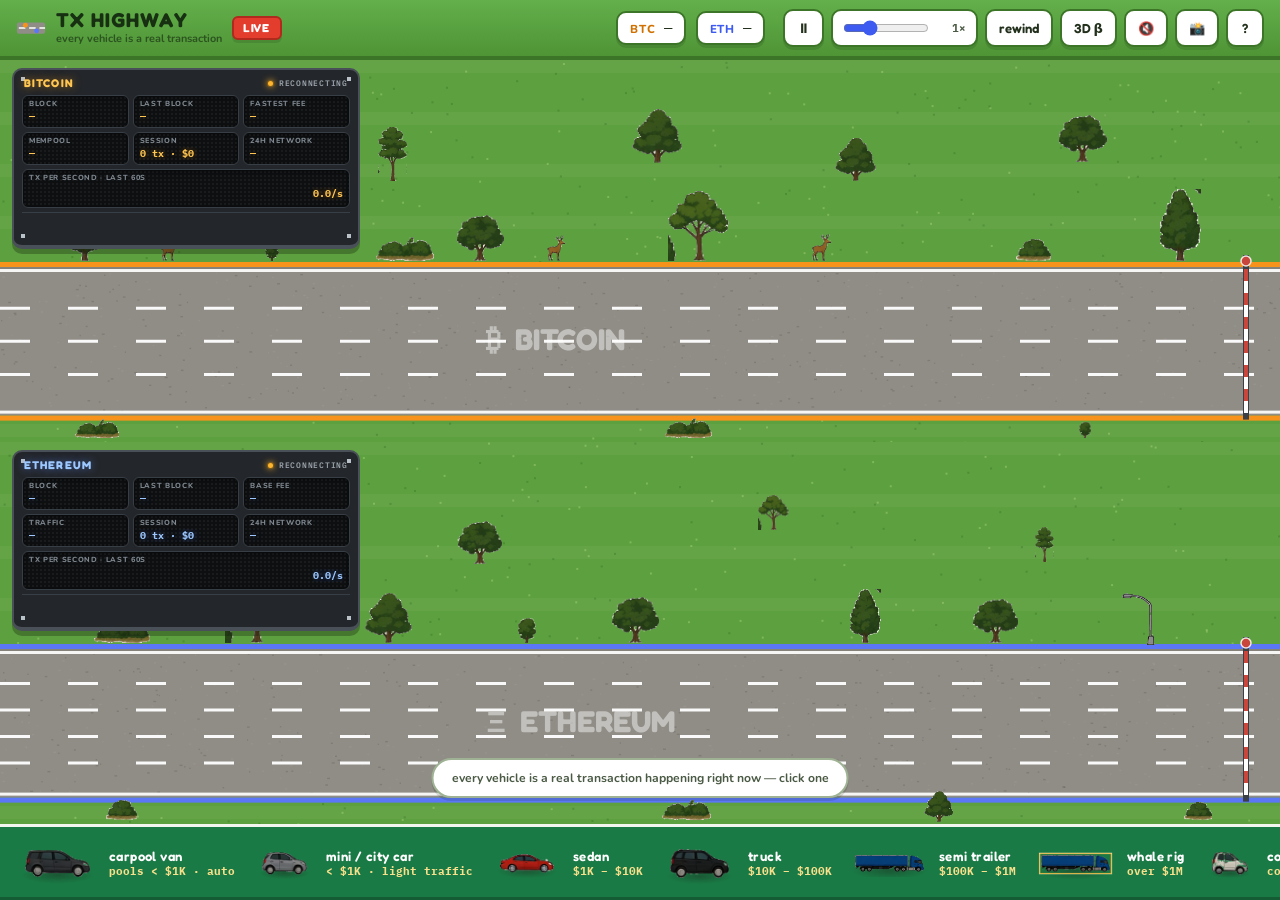
<file: index.html>
<!doctype html>
<html lang="en">
<head>
  <meta charset="utf-8" />
  <meta name="viewport" content="width=device-width, initial-scale=1" />
  <title>TX Highway — live Bitcoin &amp; Ethereum traffic</title>
  <meta name="description" content="Every vehicle is a real transaction happening right now. A live visualization of the Bitcoin mempool and Ethereum pending pool as two cartoon highways." />
  <meta property="og:title" content="TX Highway" />
  <meta property="og:description" content="Live Bitcoin & Ethereum transactions as cartoon highway traffic. Real mempool data, no simulation." />
  <meta property="og:type" content="website" />
  <meta property="og:image" content="https://txhighway.onrender.com/assets/og.png" />
  <meta name="twitter:card" content="summary_large_image" />
  <link rel="icon" href="data:image/svg+xml,%3Csvg xmlns='http://www.w3.org/2000/svg' viewBox='0 0 32 32'%3E%3Crect width='32' height='32' rx='7' fill='%234f9435'/%3E%3Crect x='2' y='11' width='28' height='10' fill='%23908d86'/%3E%3Crect x='4' y='15.4' width='6' height='1.4' fill='%23fff'/%3E%3Crect x='14' y='15.4' width='6' height='1.4' fill='%23fff'/%3E%3Crect x='24' y='15.4' width='6' height='1.4' fill='%23fff'/%3E%3Ccircle cx='11' cy='13.6' r='2.2' fill='%23f7931a'/%3E%3Ccircle cx='21' cy='18.6' r='2.2' fill='%235b76f7'/%3E%3C/svg%3E" />
  <link rel="preconnect" href="https://fonts.googleapis.com" />
  <link rel="preconnect" href="https://fonts.gstatic.com" crossorigin />
  <link href="https://fonts.googleapis.com/css2?family=Fredoka:wght@500;600;700&family=Nunito:wght@600;700;800&family=IBM+Plex+Mono:wght@400;600&display=swap" rel="stylesheet" />
  <link rel="stylesheet" href="assets/css/style.css" />
</head>
<body>

  <header class="hud" id="hud">
    <div class="brand">
      <svg class="brand-mark" viewBox="0 0 32 32" aria-hidden="true">
        <rect x="1" y="10" width="30" height="12" rx="2" fill="#908d86"/>
        <rect x="3" y="15.2" width="7" height="1.6" fill="#fff"/>
        <rect x="14" y="15.2" width="7" height="1.6" fill="#fff"/>
        <rect x="25" y="15.2" width="6" height="1.6" fill="#fff"/>
        <circle cx="10" cy="13" r="2.6" fill="#f7931a"/>
        <circle cx="22" cy="19" r="2.6" fill="#5b76f7"/>
      </svg>
      <div class="brand-text">
        <h1>TX HIGHWAY</h1>
        <span class="brand-sub">every vehicle is a real transaction</span>
      </div>
      <span class="brand-short">TXH</span>
      <span class="live-tag" id="live-tag">LIVE</span>
    </div>

    <div class="prices">
      <div class="price-tile">
        <span class="price-sym btc-ink">BTC</span>
        <span class="price-val mono" id="price-btc-val">—</span>
      </div>
      <div class="price-tile">
        <span class="price-sym eth-ink">ETH</span>
        <span class="price-val mono" id="price-eth-val">—</span>
      </div>
    </div>

    <div class="controls">
      <button id="btn-pause" class="ctl" aria-label="pause">⏸</button>
      <div class="speed-wrap" title="playback speed">
        <input type="range" id="speed-slider" min="0.25" max="3" step="0.25" value="1" aria-label="playback speed" />
        <span id="speed-val" class="mono">1×</span>
      </div>
      <button id="btn-rewind" class="ctl ctl-wide" aria-label="rewind to a past moment">rewind</button>
      <a class="ctl ctl-wide ctl-link" href="3d.html" aria-label="try the 3D beta">3D β</a>
      <button id="btn-sound" class="ctl" aria-label="toggle sound">🔇</button>
      <button id="btn-share" class="ctl" aria-label="share a snapshot">📸</button>
      <button id="btn-about" class="ctl" aria-label="about">?</button>
    </div>
  </header>

  <main class="stage" id="stage">
    <canvas id="road" aria-label="live transaction highway: two roads of vehicles, one per chain"></canvas>

    <section class="shoulder shoulder-btc" aria-label="Bitcoin stats">
      <div class="chain-line">
        <h2 class="btc-ink">BITCOIN</h2>
        <span class="status-wrap"><span id="btc-status" class="status-dot"></span><span id="btc-status-text" class="status-text">CONNECTING</span></span>
      </div>
      <div class="tiles">
        <div class="tile"><span class="tile-k">block</span><span class="tile-v mono" id="btc-height">—</span></div>
        <div class="tile tile-last"><span class="tile-k">last block</span><span class="tile-v mono" id="btc-last">—</span></div>
        <div class="tile"><span class="tile-k">fastest fee</span><span class="tile-v mono" id="btc-fee">—</span></div>
        <div class="tile"><span class="tile-k">mempool</span><span class="tile-v mono" id="btc-load">—</span></div>
        <div class="tile tile-session"><span class="tile-k">session</span><span class="tile-v mono"><span id="btc-txs">0</span> tx · <span id="btc-vol">$0</span></span></div>
        <div class="tile"><span class="tile-k">24h network</span><span class="tile-v mono" id="btc-daily">—</span></div>
        <div class="tile tile-wide"><span class="tile-k">tx per second · last 60s</span>
          <div class="spark-row"><canvas id="btc-spark" height="26" aria-hidden="true"></canvas><span class="tile-v mono" id="btc-rate">—</span></div>
        </div>
      </div>
      <div class="board-ticker"><span class="ticker-text" id="btc-ticker">TX HIGHWAY — EVERY VEHICLE IS REAL</span></div>
    </section>

    <section class="shoulder shoulder-eth" aria-label="Ethereum stats">
      <div class="chain-line">
        <h2 class="eth-ink">ETHEREUM</h2>
        <span class="status-wrap"><span id="eth-status" class="status-dot"></span><span id="eth-status-text" class="status-text">CONNECTING</span></span>
      </div>
      <div class="tiles">
        <div class="tile"><span class="tile-k">block</span><span class="tile-v mono" id="eth-height">—</span></div>
        <div class="tile tile-last"><span class="tile-k">last block</span><span class="tile-v mono" id="eth-last">—</span></div>
        <div class="tile"><span class="tile-k">base fee</span><span class="tile-v mono" id="eth-fee">—</span></div>
        <div class="tile"><span class="tile-k">traffic</span><span class="tile-v mono" id="eth-load">—</span></div>
        <div class="tile tile-session"><span class="tile-k">session</span><span class="tile-v mono"><span id="eth-txs">0</span> tx · <span id="eth-vol">$0</span></span></div>
        <div class="tile"><span class="tile-k">24h network</span><span class="tile-v mono" id="eth-daily">—</span></div>
        <div class="tile tile-wide"><span class="tile-k">tx per second · last 60s</span>
          <div class="spark-row"><canvas id="eth-spark" height="26" aria-hidden="true"></canvas><span class="tile-v mono" id="eth-rate">—</span></div>
        </div>
      </div>
      <div class="board-ticker"><span class="ticker-text" id="eth-ticker">TX HIGHWAY — EVERY VEHICLE IS REAL</span></div>
    </section>

    <div class="chips chips-btc" id="chips-btc" aria-live="polite"></div>
    <div class="chips chips-eth" id="chips-eth" aria-live="polite"></div>

    <div id="tx-card" class="tx-card" hidden></div>

    <aside id="about-modal" class="panel about-panel" hidden>
      <button class="card-x" id="about-close" aria-label="close">×</button>
      <h3>about tx highway</h3>
      <p>Both roads show <strong>real transactions, live</strong> — nothing is simulated
      or replayed. Bitcoin vehicles enter the moment a transaction hits the public
      mempool; Ethereum vehicles enter as pending transactions are picked up from the
      network, enriched with their true value and gas price. When a block is mined, the
      gate at the end of the road flashes.</p>
      <p>To keep the road readable at 30+ tx/s, small transactions <strong>carpool</strong>:
      one van with a ×12 badge is twelve real transactions. The pooling threshold starts
      at $1K and <strong>rises automatically in heavy traffic</strong> ($10K, then $100K),
      easing back when the road clears — the rate board below always shows the live tier.
      The "tx per second" sparkline in each panel shows the true arrival rate.</p>
      <p><strong>Lanes are the fee market</strong>: overpaying transactions take the top
      express lanes and drive faster, low-fee ones crawl along the bottom, everyone
      else fills the middle.</p>
      <p class="panel-note">bigger vehicle = more value — the rate board under the highway is
      the scale. the golden ring marks a $1M+ whale rig, overpaying transactions drive
      faster, the orange-striped road carries Bitcoin, blue carries Ethereum.</p>
      <p>The LED ticker on each gantry rotates through fee trend vs an hour ago,
      congestion, and the network's 24h transaction total — and on Ethereum, how fast
      the <strong>Base L2 side road</strong> is moving compared to the L1 highway
      (L2 transactions are counted, not drawn, so the road stays honest to L1).
      A $1M+ whale entering flashes the board.</p>
      <h4>data sources (all free &amp; keyless)</h4>
      <ul>
        <li>blockchain.com WebSocket — live unconfirmed BTC transactions</li>
        <li>mempool.space WebSocket — BTC blocks, mempool, fees</li>
        <li>PublicNode / dRPC WebSocket — ETH pending txs &amp; new heads</li>
        <li>Base via PublicNode WebSocket — L2 side-road throughput</li>
        <li>blockchain.com charts — 24h BTC tx total (ETH total is estimated from sampled blocks)</li>
        <li>Coinbase spot API — USD prices</li>
      </ul>
      <p class="panel-note">connections drop &amp; reconnect automatically. shortcuts:
      <span class="mono">space</span> pause · <span class="mono">esc</span> close</p>
    </aside>

    <div id="replay-banner" class="replay-banner" hidden></div>

    <aside id="rewind-panel" class="panel rewind-panel" hidden>
      <h3>rewind</h3>
      <p>replay the actual blocks mined at a past moment — real transactions,
      vehicles sized at that day&rsquo;s prices.</p>
      <input type="datetime-local" id="rewind-input" class="rewind-input" aria-label="date and time to replay" />
      <button id="rewind-go" class="rewind-go">replay that moment</button>
    </aside>

    <div id="hint-toast" class="hint-toast" hidden>
      every vehicle is a real transaction happening right now — click one
    </div>

    <noscript>
      <div class="noscript-msg">
        TX Highway needs JavaScript — it renders live blockchain traffic over WebSockets.
      </div>
    </noscript>
  </main>

  <footer class="legend-bar" aria-label="vehicle classes by USD value moved">
    <div class="legend-track" id="legend-rows"></div>
  </footer>

  <script src="assets/js/config.js"></script>
  <script src="assets/js/util.js"></script>
  <script src="assets/js/feed-prices.js"></script>
  <script src="assets/js/feed-btc.js"></script>
  <script src="assets/js/feed-eth.js"></script>
  <script src="assets/js/vehicles-classic.js"></script>
  <script src="assets/js/vehicles.js"></script>
  <script src="assets/js/highway.js"></script>
  <script src="assets/js/hud.js"></script>
  <script src="assets/js/sound.js"></script>
  <script src="assets/js/telemetry.js"></script>
  <script src="assets/js/historical.js"></script>
  <script src="assets/js/app.js"></script>
</body>
</html>
</file>
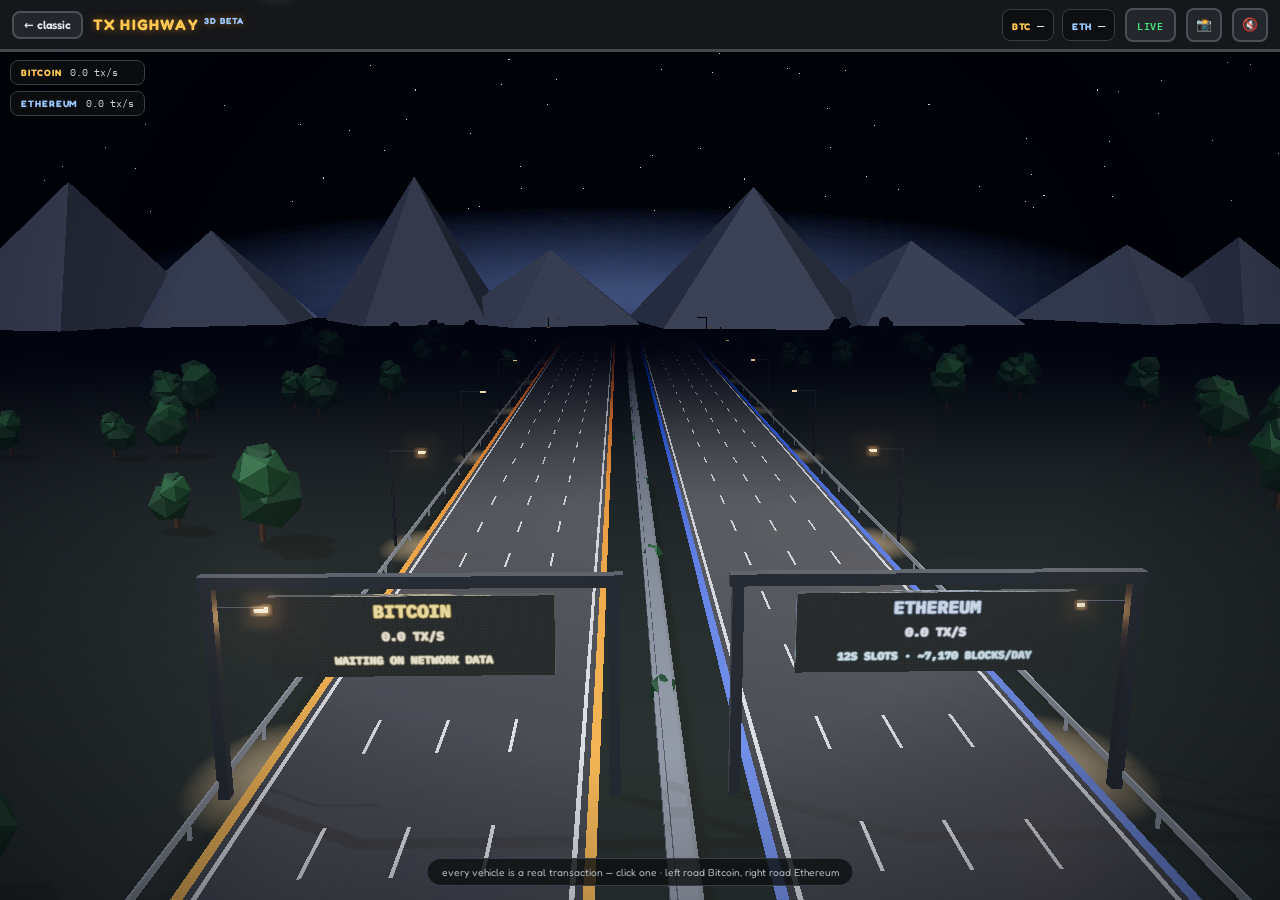
<file: 3d.html>
<!doctype html>
<html lang="en">
<head>
  <meta charset="utf-8" />
  <meta name="viewport" content="width=device-width, initial-scale=1" />
  <title>TX Highway 3D — live Bitcoin &amp; Ethereum traffic</title>
  <meta name="description" content="3D prototype: live Bitcoin & Ethereum transactions as low-poly highway traffic." />
  <link rel="icon" href="data:image/svg+xml,%3Csvg xmlns='http://www.w3.org/2000/svg' viewBox='0 0 32 32'%3E%3Crect width='32' height='32' rx='7' fill='%234f9435'/%3E%3Crect x='2' y='11' width='28' height='10' fill='%23908d86'/%3E%3Crect x='4' y='15.4' width='6' height='1.4' fill='%23fff'/%3E%3Crect x='14' y='15.4' width='6' height='1.4' fill='%23fff'/%3E%3Crect x='24' y='15.4' width='6' height='1.4' fill='%23fff'/%3E%3Ccircle cx='11' cy='13.6' r='2.2' fill='%23f7931a'/%3E%3Ccircle cx='21' cy='18.6' r='2.2' fill='%235b76f7'/%3E%3C/svg%3E" />
  <link rel="preconnect" href="https://fonts.googleapis.com" />
  <link rel="preconnect" href="https://fonts.gstatic.com" crossorigin />
  <link href="https://fonts.googleapis.com/css2?family=Fredoka:wght@500;600;700&family=IBM+Plex+Mono:wght@400;600&display=swap" rel="stylesheet" />
  <style>
    /* 3D prototype page — self-contained styles, LED-board flavor from the 2D HUD */
    * { margin: 0; padding: 0; box-sizing: border-box; }
    html, body { height: 100%; }
    body { background: #7fb8e0; overflow: hidden; font-family: "Fredoka", system-ui, sans-serif; }
    .mono { font-family: "IBM Plex Mono", ui-monospace, monospace; }
    #gl { position: fixed; inset: 0; display: block; }
    .bar {
      position: fixed; inset: 0 0 auto 0; height: 52px; z-index: 10;
      display: flex; align-items: center; gap: 10px; padding: 0 12px;
      background: rgba(24, 27, 30, .88); border-bottom: 3px solid #43484d;
      backdrop-filter: blur(4px);
    }
    .bar h1 { font-size: .95rem; letter-spacing: .08em; color: #ffc652; text-shadow: 0 0 8px rgba(255,160,20,.5); }
    .bar h1 .beta { font-size: .55rem; color: #9cc8ff; vertical-align: super; letter-spacing: .12em; }
    .back {
      color: #dfe6ec; text-decoration: none; font-size: .72rem; font-weight: 600;
      border: 2px solid #4a5057; border-radius: 8px; padding: 5px 10px; background: #23262a;
    }
    .back:hover { border-color: #6a7178; }
    .prices { margin-left: auto; display: flex; gap: 8px; }
    .pt { display: flex; gap: 6px; align-items: baseline; background: #0d0f11; border: 1.5px solid #383e45; border-radius: 8px; padding: 5px 9px; }
    .pt b { font-size: .6rem; letter-spacing: .06em; }
    .pt .v { font-size: .72rem; font-weight: 600; color: #dfe6ec; }
    .pt-btc b { color: #ffc652; } .pt-eth b { color: #9cc8ff; }
    .ctl3 { min-width: 36px; height: 34px; border: 2px solid #4a5057; border-radius: 8px; background: #23262a; color: #dfe6ec; font-size: .8rem; cursor: pointer; }
    .ctl3.mode { font-family: "IBM Plex Mono", monospace; font-size: .62rem; font-weight: 600; letter-spacing: .08em; padding: 0 10px; color: #46e07c; }
    .ctl3.mode.demo { color: #ffb52e; }
    .sim-tag {
      position: fixed; bottom: 52px; left: 50%; transform: translateX(-50%); z-index: 10;
      background: rgba(40, 28, 4, .85); border: 1.5px solid #ffb52e; color: #ffce6a;
      border-radius: 999px; padding: 5px 13px; font-size: .58rem; letter-spacing: .08em;
      font-family: "IBM Plex Mono", monospace;
    }
    .sim-tag[hidden] { display: none; }
    .chips3 { position: fixed; top: 60px; left: 10px; z-index: 10; display: flex; flex-direction: column; gap: 6px; }
    .chip3 {
      display: flex; gap: 8px; align-items: baseline; padding: 5px 10px;
      background: rgba(13, 15, 17, .82); border: 1.5px solid #383e45; border-radius: 8px;
    }
    .chip3 b { font-size: .58rem; letter-spacing: .1em; }
    .chip3 .r { font-size: .62rem; color: #cfd6dc; }
    .c-btc b { color: #ffc652; } .c-eth b { color: #9cc8ff; }
    .toast3 {
      position: fixed; top: 64px; left: 50%; transform: translateX(-50%); z-index: 20;
      background: rgba(13,15,17,.9); border: 2px solid #ffd93d; color: #ffd93d; border-radius: 10px;
      padding: 8px 16px; font-size: .8rem; letter-spacing: .08em;
      text-shadow: 0 0 10px rgba(255,200,40,.8); transition: opacity .5s;
    }
    .toast3.t-btc { border-color: #ffb52e; color: #ffce6a; text-shadow: 0 0 10px rgba(255,170,30,.8); }
    .toast3.t-eth { border-color: #7fa8ff; color: #9cc8ff; text-shadow: 0 0 10px rgba(110,150,255,.8); }
    .toast3[hidden] { display: none; }
    /* cinematic vignette over the whole scene */
    .vig {
      position: fixed; inset: 0; z-index: 4; pointer-events: none;
      background: radial-gradient(ellipse at 50% 40%, transparent 52%, rgba(2, 4, 12, .58) 100%);
    }
    .card3 {
      position: fixed; z-index: 30; width: 240px; background: rgba(18,21,24,.95);
      border: 2px solid #4a5057; border-radius: 10px; padding: 10px 12px; color: #dfe6ec;
    }
    .card3[hidden] { display: none; }
    .card3 .k { font-size: .56rem; letter-spacing: .1em; color: #8b949c; text-transform: uppercase; }
    .card3 .row { display: flex; justify-content: space-between; font-size: .68rem; padding: 2px 0; }
    .card3 a { color: #9cc8ff; font-size: .64rem; }
    .hint3 {
      position: fixed; bottom: 14px; left: 50%; transform: translateX(-50%); z-index: 10;
      background: rgba(13,15,17,.8); border: 1.5px solid #383e45; color: #aeb7bf;
      border-radius: 999px; padding: 7px 14px; font-size: .64rem; white-space: nowrap;
    }
    @media (max-width: 600px) {
      .bar h1 { font-size: .78rem; }
      .pt .v { font-size: .6rem; }
      .hint3 { font-size: .54rem; max-width: 92vw; white-space: normal; text-align: center; }
      .toast3 { top: 122px; width: max-content; max-width: 90vw; text-align: center; }
    }
  </style>
</head>
<body>
  <canvas id="gl"></canvas>
  <div class="vig" aria-hidden="true"></div>

  <header class="bar">
    <a class="back" href="index.html">← classic</a>
    <h1>TX HIGHWAY <span class="beta">3D BETA</span></h1>
    <div class="prices">
      <span class="pt pt-btc"><b>BTC</b><span class="v mono" id="p3-btc">—</span></span>
      <span class="pt pt-eth"><b>ETH</b><span class="v mono" id="p3-eth">—</span></span>
    </div>
    <button class="ctl3 mode" id="btn3-mode" aria-label="toggle live or demo data">LIVE</button>
    <button class="ctl3" id="btn3-share" aria-label="share a snapshot">📸</button>
    <button class="ctl3" id="btn3-sound" aria-label="toggle sound">🔇</button>
  </header>

  <div class="sim-tag" id="sim-tag" hidden>SIMULATED DATA — toggle LIVE for the real mempool</div>

  <div class="chips3">
    <div class="chip3 c-btc"><b>BITCOIN</b><span class="r mono" id="r3-btc">—</span></div>
    <div class="chip3 c-eth"><b>ETHEREUM</b><span class="r mono" id="r3-eth">—</span></div>
  </div>

  <div class="toast3" id="toast3" hidden></div>
  <div class="card3" id="card3" hidden></div>
  <div class="hint3">every vehicle is a real transaction — click one · left road Bitcoin, right road Ethereum</div>

  <script src="assets/js/config.js"></script>
  <script src="assets/js/util.js"></script>
  <script src="assets/js/feed-prices.js"></script>
  <script src="assets/js/feed-btc.js"></script>
  <script src="assets/js/feed-eth.js"></script>
  <script src="assets/js/vehicles.js"></script>
  <script src="assets/js/sound.js"></script>
  <script type="importmap">
    { "imports": {
      "three": "./assets/vendor/three.module.min.js",
      "three/addons/": "./assets/vendor/addons/"
    } }
  </script>
  <script type="module" src="assets/js/highway3d.js"></script>
</body>
</html>
</file>
<file: assets/css/style.css>
/* TX Highway — single stylesheet, no build step.
 * Classic cartoon daytime look: green fields, gray asphalt, flat white UI
 * cards with chunky borders. Homage to the original TX Highway. Text always
 * uses the ink tokens; chain accents mark identity and are never the only
 * identity signal.
 */

:root {
  --grass: #4f9435;
  --grass-light: #63b04c;
  --paper: #ffffff;
  --paper-2: #f4f6f1;
  --line: #ccd8c4;
  --line-strong: #9fb394;
  --ink: #22301c;
  --ink-2: #4a5a44;
  --ink-3: #7d8c74;
  --btc: #f7931a;
  --btc-ink: #cf7000;      /* readable on white */
  --eth: #5b76f7;
  --eth-ink: #3d5af1;
  --ok: #1d9e57;
  --warn: #d68000;
  --danger: #e33d2e;
  --radius: 14px;
  --hud-h: 60px;
  --legend-h: 76px;
  --led-btc: #ffc652;
  --led-eth: #9cc8ff;
  --shadow: 0 3px 0 rgba(20, 40, 15, .14);
  --font-display: "Fredoka", "Nunito", system-ui, sans-serif;
  --font-body: "Nunito", system-ui, sans-serif;
  --font-mono: "IBM Plex Mono", ui-monospace, SFMono-Regular, Menlo, monospace;
}

* { margin: 0; padding: 0; box-sizing: border-box; }

html, body { height: 100%; }

body {
  background: var(--grass);
  color: var(--ink);
  font-family: var(--font-body);
  overflow: hidden;
}

.mono { font-family: var(--font-mono); }
.dim { color: var(--ink-3); font-weight: 400; }
.btc-ink { color: var(--btc-ink); }
.eth-ink { color: var(--eth-ink); }

/* ---------- header ---------- */

.hud {
  position: fixed;
  inset: 0 0 auto 0;
  height: var(--hud-h);
  display: flex;
  align-items: center;
  gap: 18px;
  padding: 0 16px;
  background: linear-gradient(180deg, var(--grass-light), var(--grass));
  border-bottom: 4px solid #3c7527;
  z-index: 100;
}

.brand { display: flex; align-items: center; gap: 10px; min-width: 0; flex-shrink: 1; overflow: hidden; }
.brand-short {
  display: none;
  font-family: var(--font-display);
  font-weight: 700;
  font-size: 1.05rem;
  color: #173012;
  letter-spacing: .06em;
}
.brand-mark { width: 30px; height: 30px; flex: 0 0 auto; }
.brand-text h1 {
  font-family: var(--font-display);
  font-size: 1.25rem;
  letter-spacing: .05em;
  font-weight: 700;
  line-height: 1.05;
  color: #173012;
  white-space: nowrap;
}
.brand-sub {
  display: block;
  font-size: .68rem;
  font-weight: 700;
  color: #2c5420;
  white-space: nowrap;
}
.live-tag {
  font-family: var(--font-display);
  font-weight: 700;
  font-size: .72rem;
  letter-spacing: .1em;
  color: #fff;
  background: var(--danger);
  border: 2px solid #b02a1d;
  border-radius: 6px;
  padding: 3px 9px;
  box-shadow: var(--shadow);
  animation: live-pulse 2.4s ease-in-out infinite;
}
@keyframes live-pulse { 50% { opacity: .72; } }

.prices { display: flex; gap: 10px; margin-left: auto; flex-shrink: 0; }
.price-tile {
  display: flex;
  align-items: baseline;
  gap: 8px;
  background: var(--paper);
  border: 2px solid #3c7527;
  border-radius: 10px;
  padding: 6px 12px;
  box-shadow: var(--shadow);
}
.price-sym { font-size: .72rem; font-weight: 800; letter-spacing: .06em; }
.price-val { font-size: .88rem; font-weight: 700; color: var(--ink); }

.controls { display: flex; gap: 7px; flex-shrink: 0; }
.ctl {
  min-width: 38px;
  height: 38px;
  padding: 0 12px;
  border: 2px solid #3c7527;
  border-radius: 10px;
  background: var(--paper);
  color: var(--ink);
  font-family: var(--font-display);
  font-weight: 600;
  font-size: .82rem;
  cursor: pointer;
  box-shadow: var(--shadow);
  transition: transform .1s;
}
.ctl:hover { transform: translateY(-1px); }
.ctl:active { transform: translateY(1px); box-shadow: none; }
.ctl-link { display: inline-flex; align-items: center; text-decoration: none; }

.speed-wrap {
  display: flex;
  align-items: center;
  gap: 7px;
  padding: 0 10px;
  height: 38px;
  border: 2px solid #3c7527;
  border-radius: 10px;
  background: var(--paper);
  box-shadow: var(--shadow);
}
#speed-slider { width: 86px; accent-color: var(--eth-ink); cursor: pointer; }
#speed-val { font-size: .7rem; font-weight: 700; color: var(--ink-2); min-width: 30px; text-align: right; }

/* ---------- stage ---------- */

.stage { position: fixed; inset: var(--hud-h) 0 var(--legend-h) 0; }

#road { display: block; width: 100%; height: 100%; }

/* chain telemetry — styled as overhead LED message gantries, one per road:
 * dark housing, corner bolts, dot-matrix glow text. Bitcoin runs amber LEDs,
 * Ethereum runs ice-blue. Not a white card in sight. */

.shoulder {
  position: absolute;
  left: 12px;
  width: min(262px, 92vw);
  background-color: #23262a;
  background-image:
    radial-gradient(circle 2.5px at 9px 9px, #b9c1c9 97%, transparent),
    radial-gradient(circle 2.5px at calc(100% - 9px) 9px, #b9c1c9 97%, transparent),
    radial-gradient(circle 2.5px at 9px calc(100% - 9px), #b9c1c9 97%, transparent),
    radial-gradient(circle 2.5px at calc(100% - 9px) calc(100% - 9px), #b9c1c9 97%, transparent);
  border: 2.5px solid #4a5057;
  border-bottom-width: 4px;
  border-radius: 10px;
  padding: 6px 8px 7px;
  box-shadow: 0 5px 0 rgba(15, 25, 12, .3);
  z-index: 20;
  pointer-events: none;
}
.shoulder-btc { top: 10px; }
.shoulder-eth { top: calc(50% + 10px); }

/* whale moment: the whole gantry flashes gold */
@keyframes board-flash {
  0%, 100% { border-color: #4a5057; box-shadow: 0 5px 0 rgba(15, 25, 12, .3); }
  50% { border-color: #ffd93d; box-shadow: 0 5px 0 rgba(15, 25, 12, .3), 0 0 24px rgba(255, 200, 40, .75); }
}
.shoulder.whale-flash { animation: board-flash .8s ease 4; }

.chain-line { display: flex; align-items: center; gap: 8px; margin-bottom: 5px; padding: 0 2px; }
.chain-line h2 {
  font-family: var(--font-display);
  font-size: .7rem;
  letter-spacing: .1em;
  font-weight: 700;
}
.shoulder-btc h2 { color: var(--led-btc); text-shadow: 0 0 8px rgba(255, 160, 20, .55); }
.shoulder-eth h2 { color: var(--led-eth); text-shadow: 0 0 8px rgba(90, 140, 255, .6); }
.status-wrap { display: flex; align-items: center; gap: 5px; margin-left: auto; }
.status-dot { width: 7px; height: 7px; border-radius: 50%; background: #565e66; border: 1.5px solid rgba(0,0,0,.5); }
.status-dot.ok { background: #46e07c; box-shadow: 0 0 6px rgba(70, 224, 124, .8); }
.status-dot.warn { background: #ffb52e; box-shadow: 0 0 6px rgba(255, 181, 46, .8); }
.status-text { font-family: var(--font-mono); font-size: .48rem; font-weight: 600; letter-spacing: .1em; color: #9aa3ab; }

.tiles { display: grid; grid-template-columns: 1fr 1fr; gap: 4px; }
.tile {
  background-color: #0d0f11;
  background-image: radial-gradient(rgba(255, 255, 255, .05) 1px, transparent 1.4px);
  background-size: 4px 4px;
  border: 1.5px solid #383e45;
  border-radius: 6px;
  padding: 3px 6px 4px;
  min-width: 0;
  box-shadow: inset 0 1px 4px rgba(0, 0, 0, .55);
}
.tile-k {
  display: block;
  font-size: .46rem;
  font-weight: 800;
  letter-spacing: .09em;
  text-transform: uppercase;
  color: #7e878f;
  margin-bottom: 1px;
}
.tile-v {
  display: block;
  font-family: var(--font-mono);
  font-size: .6rem;
  font-weight: 700;
  white-space: nowrap;
  overflow: hidden;
  text-overflow: ellipsis;
}
.shoulder-btc .tile-v { color: var(--led-btc); text-shadow: 0 0 7px rgba(255, 160, 20, .45); }
.shoulder-eth .tile-v { color: var(--led-eth); text-shadow: 0 0 7px rgba(90, 140, 255, .5); }
.tile-v .dim { color: inherit; opacity: .6; }

/* LED news ticker along the bottom of each gantry */
.board-ticker {
  margin-top: 4px;
  padding-top: 3px;
  border-top: 1.5px solid #383e45;
  overflow: hidden;
}
.ticker-text {
  display: inline-block;
  white-space: nowrap;
  padding-left: 100%;
  font-family: var(--font-mono);
  font-size: .5rem;
  font-weight: 600;
  letter-spacing: .08em;
  animation: tk-scroll 13s linear infinite;
  will-change: transform;
}
@keyframes tk-scroll { to { transform: translateX(-100%); } }
.shoulder-btc .ticker-text { color: rgba(255, 198, 82, .85); }
.shoulder-eth .ticker-text { color: rgba(156, 200, 255, .85); }
.ticker-text.tk-alert {
  color: #ffd93d !important;
  text-shadow: 0 0 8px rgba(255, 200, 40, .8);
}

/* throughput sparkline tile spans both columns */
.tile-wide { grid-column: 1 / -1; }
.spark-row { display: flex; align-items: center; gap: 8px; }
.spark-row canvas { flex: 1; min-width: 0; height: 19px; display: block; }
.spark-row .tile-v { flex: 0 0 auto; }

/* ---------- block chips ---------- */

.chips {
  position: absolute;
  right: 14px;
  display: flex;
  flex-direction: column;
  gap: 8px;
  align-items: flex-end;
  z-index: 20;
  pointer-events: none;
}
.chips-btc { top: 12px; }
.chips-eth { top: calc(50% + 12px); }

/* block chips as little green exit-tab signs */
.block-chip {
  display: flex;
  align-items: baseline;
  gap: 8px;
  background: #1a7a45;
  border: 2.5px solid #f2f6ee;
  border-radius: 9px;
  padding: 6px 11px;
  box-shadow: 0 4px 0 rgba(15, 35, 12, .3);
  animation: chip-in .45s cubic-bezier(.2, .9, .3, 1.2);
  transition: opacity .5s, transform .5s;
}
.block-chip.gone { opacity: 0; transform: translateX(20px); }
.chip-btc { border-left: 6px solid var(--btc); }
.chip-eth { border-left: 6px solid var(--eth); }
.chip-kicker { font-family: var(--font-display); font-size: .56rem; font-weight: 700; letter-spacing: .12em; color: rgba(255,255,255,.75); }
.chip-height { font-family: var(--font-mono); font-size: .8rem; font-weight: 600; color: #fff; }
.chip-detail { font-size: .68rem; font-weight: 700; color: rgba(255,255,255,.85); }
@keyframes chip-in {
  from { opacity: 0; transform: translateX(40px); }
  to { opacity: 1; transform: translateX(0); }
}

/* ---------- transaction card ---------- */

.tx-card {
  position: fixed;
  width: 262px;
  background: var(--paper);
  border: 2px solid var(--line-strong);
  border-top: 5px solid var(--chain-border, var(--line-strong));
  border-radius: var(--radius);
  padding: 0 12px 12px;
  z-index: 300;
  box-shadow: 0 6px 0 rgba(20, 40, 15, .16);
  animation: card-pop .18s cubic-bezier(.2, .9, .3, 1.15);
}
@keyframes card-pop {
  from { opacity: 0; transform: translateY(6px) scale(.97); }
  to { opacity: 1; transform: none; }
}
.card-head {
  display: flex;
  align-items: center;
  gap: 8px;
  padding: 10px 0 6px;
  border-bottom: 1.5px solid var(--line);
  margin-bottom: 8px;
}
.card-chain { font-family: var(--font-display); font-size: .7rem; font-weight: 700; letter-spacing: .1em; color: var(--chain, var(--ink-2)); }
.card-class { font-size: .62rem; font-weight: 800; color: var(--ink-2); border: 1.5px solid var(--line); border-radius: 6px; padding: 2px 7px; background: var(--paper-2); }
.card-x {
  margin-left: auto;
  background: none;
  border: 0;
  color: var(--ink-3);
  font-size: 1.1rem;
  cursor: pointer;
  line-height: 1;
  padding: 4px;
}
.card-x:hover { color: var(--ink); }
.card-hash { font-size: .72rem; color: var(--ink-2); margin-bottom: 8px; word-break: break-all; }
.card-row {
  display: flex;
  justify-content: space-between;
  gap: 10px;
  font-size: .74rem;
  font-weight: 700;
  padding: 3px 0;
}
.card-row span:first-child { color: var(--ink-3); font-weight: 800; font-size: .66rem; text-transform: uppercase; letter-spacing: .05em; }
.card-row span:last-child { color: var(--ink); text-align: right; }
.card-link {
  display: inline-block;
  margin-top: 9px;
  font-family: var(--font-display);
  font-size: .72rem;
  font-weight: 600;
  color: var(--ink);
  text-decoration: none;
  border: 2px solid var(--line-strong);
  border-radius: 9px;
  padding: 6px 11px;
  background: var(--paper-2);
  box-shadow: var(--shadow);
}
.card-link:hover { transform: translateY(-1px); }
.card-note { font-size: .64rem; font-weight: 600; color: var(--ink-3); margin-top: 8px; line-height: 1.5; }

/* ---------- panels (legend / about / rewind) ---------- */

.panel {
  position: absolute;
  right: 14px;
  bottom: 16px;
  width: 302px;
  max-width: calc(100vw - 28px);
  max-height: calc(100% - 32px);
  overflow-y: auto;
  background: var(--paper);
  border: 2px solid var(--line-strong);
  border-radius: var(--radius);
  padding: 14px 16px;
  z-index: 250;
  box-shadow: 0 6px 0 rgba(20, 40, 15, .16);
}
.panel h3 { font-family: var(--font-display); font-size: .92rem; font-weight: 700; margin-bottom: 10px; }
.panel h4 { font-size: .68rem; font-weight: 800; letter-spacing: .08em; color: var(--ink-2); margin: 12px 0 6px; text-transform: uppercase; }
.panel p { font-size: .76rem; font-weight: 600; color: var(--ink-2); line-height: 1.55; }
.panel ul { list-style: none; }
.panel li {
  font-size: .72rem;
  font-weight: 600;
  color: var(--ink-2);
  padding: 4px 0 4px 16px;
  position: relative;
}
.panel li::before { content: "▸"; position: absolute; left: 0; color: var(--grass); }
.panel-note { margin-top: 10px; font-size: .66rem !important; color: var(--ink-3) !important; }
.about-panel .card-x { position: absolute; top: 10px; right: 10px; }

/* legend: a permanent rate board docked under the highway — a long green
 * guide sign with the fleet parked on it. Gets its own layout space, so it
 * can never cover the road. */
.legend-bar {
  position: fixed;
  inset: auto 0 0 0;
  height: var(--legend-h);
  background: #1a7a45;
  border-top: 3px solid #f2f6ee;
  box-shadow: inset 0 -3px 0 #135c34;
  z-index: 90;
}
.legend-track {
  display: flex;
  align-items: center;
  justify-content: center;
  justify-content: safe center;
  gap: 18px;
  height: 100%;
  padding: 0 16px;
  overflow-x: auto;
  scrollbar-width: none;
}
.legend-track::-webkit-scrollbar { display: none; }
.lg-item { display: flex; align-items: center; gap: 10px; flex: 0 0 auto; }
.lg-item img { display: block; }
.lg-text { display: flex; flex-direction: column; line-height: 1.3; }
.lg-name {
  font-family: var(--font-display);
  font-weight: 600;
  font-size: .82rem;
  letter-spacing: .03em;
  color: #fff;
  white-space: nowrap;
}
.lg-range { font-size: .66rem; font-weight: 700; color: #f9e08c; white-space: nowrap; }

/* ---------- historical replay ---------- */

.replay-banner[hidden] { display: none; }
.replay-banner {
  position: absolute;
  top: 12px;
  left: 50%;
  transform: translateX(-50%);
  display: flex;
  align-items: center;
  gap: 9px;
  max-width: 92vw;
  background: var(--paper);
  border: 2px solid #d8a012;
  border-radius: 999px;
  padding: 8px 16px;
  font-size: .74rem;
  font-weight: 700;
  color: var(--ink-2);
  z-index: 350;
  box-shadow: var(--shadow);
  animation: chip-in .4s ease;
  white-space: nowrap;
  overflow: hidden;
  text-overflow: ellipsis;
}
.replay-banner.err { border-color: var(--danger); }
.rb-tag {
  font-family: var(--font-display);
  font-weight: 700;
  font-size: .6rem;
  letter-spacing: .12em;
  color: #4a3403;
  background: #f2b01e;
  border-radius: 6px;
  padding: 2px 8px;
  animation: live-pulse 2s ease-in-out infinite;
}
.rb-tag.rb-err { background: var(--danger); color: #fff; }
.rb-exit {
  font-family: var(--font-display);
  font-weight: 600;
  font-size: .64rem;
  letter-spacing: .06em;
  color: var(--ink);
  background: #fdf1d2;
  border: 2px solid #d8a012;
  border-radius: 999px;
  padding: 5px 12px;
  cursor: pointer;
}
.rb-exit:hover { background: #fbe4a7; }

.rewind-panel { top: 12px; bottom: auto; }
.rewind-input {
  width: 100%;
  margin: 10px 0 8px;
  padding: 8px 10px;
  background: var(--paper-2);
  border: 2px solid var(--line);
  border-radius: 9px;
  color: var(--ink);
  font-family: var(--font-mono);
  font-size: .74rem;
  color-scheme: light;
}
.rewind-go {
  width: 100%;
  padding: 10px 0;
  background: #fdf1d2;
  border: 2px solid #d8a012;
  border-radius: 9px;
  color: var(--ink);
  font-family: var(--font-display);
  font-weight: 600;
  font-size: .76rem;
  cursor: pointer;
  box-shadow: var(--shadow);
}
.rewind-go:hover { background: #fbe4a7; }

/* ---------- hint toast ---------- */

.hint-toast {
  position: absolute;
  left: 50%;
  bottom: 26px;
  transform: translateX(-50%);
  background: var(--paper);
  border: 2px solid var(--line-strong);
  border-radius: 999px;
  padding: 10px 18px;
  font-size: .76rem;
  font-weight: 700;
  color: var(--ink-2);
  z-index: 200;
  box-shadow: var(--shadow);
  animation: chip-in .5s ease;
  transition: opacity .8s;
  white-space: nowrap;
}
.hint-toast.gone { opacity: 0; }

.noscript-msg {
  position: absolute;
  top: 40%;
  left: 50%;
  transform: translate(-50%, -50%);
  color: #fff;
  font-size: .95rem;
  font-weight: 700;
  text-align: center;
  padding: 0 20px;
}

/* ---------- responsive ---------- */

@media (min-width: 901px) {
  /* wide screens: gantry grows sideways (3 tile columns), not downward */
  .shoulder { width: min(348px, 40vw); }
  .tiles { grid-template-columns: repeat(3, 1fr); }
}

@media (max-width: 900px) {
  .brand-sub { display: none; }
}

@media (max-width: 768px) {
  .price-val { font-size: .8rem; }
  .tile-v { font-size: .7rem; }
}

@media (max-width: 600px) {
  :root { --hud-h: 54px; --legend-h: 66px; }
  .legend-track { justify-content: flex-start; gap: 14px; padding: 0 12px; }
  .lg-name { font-size: .72rem; }
  .lg-range { font-size: .58rem; }
  .tile-last, .tile-session { display: none; }
  .ticker-text { font-size: .54rem; }
  .hud { gap: 8px; padding: 0 10px; border-bottom-width: 3px; }
  .brand-text h1 { font-size: .95rem; }
  .brand-mark { width: 22px; height: 22px; }
  .live-tag { display: none; }
  .prices { gap: 6px; }
  .price-tile { padding: 4px 8px; gap: 5px; }
  .price-sym { font-size: .6rem; }
  .price-val { font-size: .7rem; }
  .ctl { min-width: 34px; height: 34px; font-size: .72rem; padding: 0 8px; }
  .ctl-wide { display: none; } /* legend + rewind live in ? panel flow on phones */
  .speed-wrap { display: none; }
  /* phones: the gantry goes on a diet so the road keeps its space — the
   * sparkline tile hides (tx/s moves into the ticker) and paddings tighten */
  .shoulder { width: min(252px, 88vw); padding: 4px 6px 5px; }
  .chain-line { margin-bottom: 3px; }
  .chain-line h2 { font-size: .64rem; }
  .tile { padding: 3px 5px 3px; }
  .tile-k { font-size: .44rem; margin-bottom: 1px; }
  .tile-v { font-size: .56rem; }
  .tile-wide { display: none; }
  .board-ticker { margin-top: 3px; padding-top: 2px; }
  .chips { right: 8px; }
  .block-chip { padding: 5px 8px; gap: 6px; }
  .chip-height { font-size: .68rem; }
  .chip-detail { display: none; }
  .tx-card { width: 234px; max-width: 95vw; }
  .panel { right: 8px; bottom: 10px; width: 282px; }
  .replay-banner { font-size: .64rem; padding: 6px 12px; }
  .hint-toast { white-space: normal; text-align: center; width: max-content; max-width: 86vw; font-size: .66rem; }
}

@media (max-width: 540px) {
  /* icon-only brand: no text left to get crushed under the price pills */
  .brand-text, .brand-short { display: none; }
  .brand-mark { width: 26px; height: 26px; }
}

@media (max-width: 380px) {
  .price-tile { padding: 3px 6px; }
  .price-val { font-size: .62rem; }
  .status-text { font-size: .52rem; }
}

@media (pointer: coarse) {
  .ctl { min-width: 40px; height: 40px; }
}

@media (prefers-reduced-motion: reduce) {
  .live-tag, .rb-tag { animation: none; }
  .block-chip { animation: none; }
  .ticker-text { animation: none; padding-left: 0; }
  .shoulder.whale-flash { animation: none; }
}
</file>
